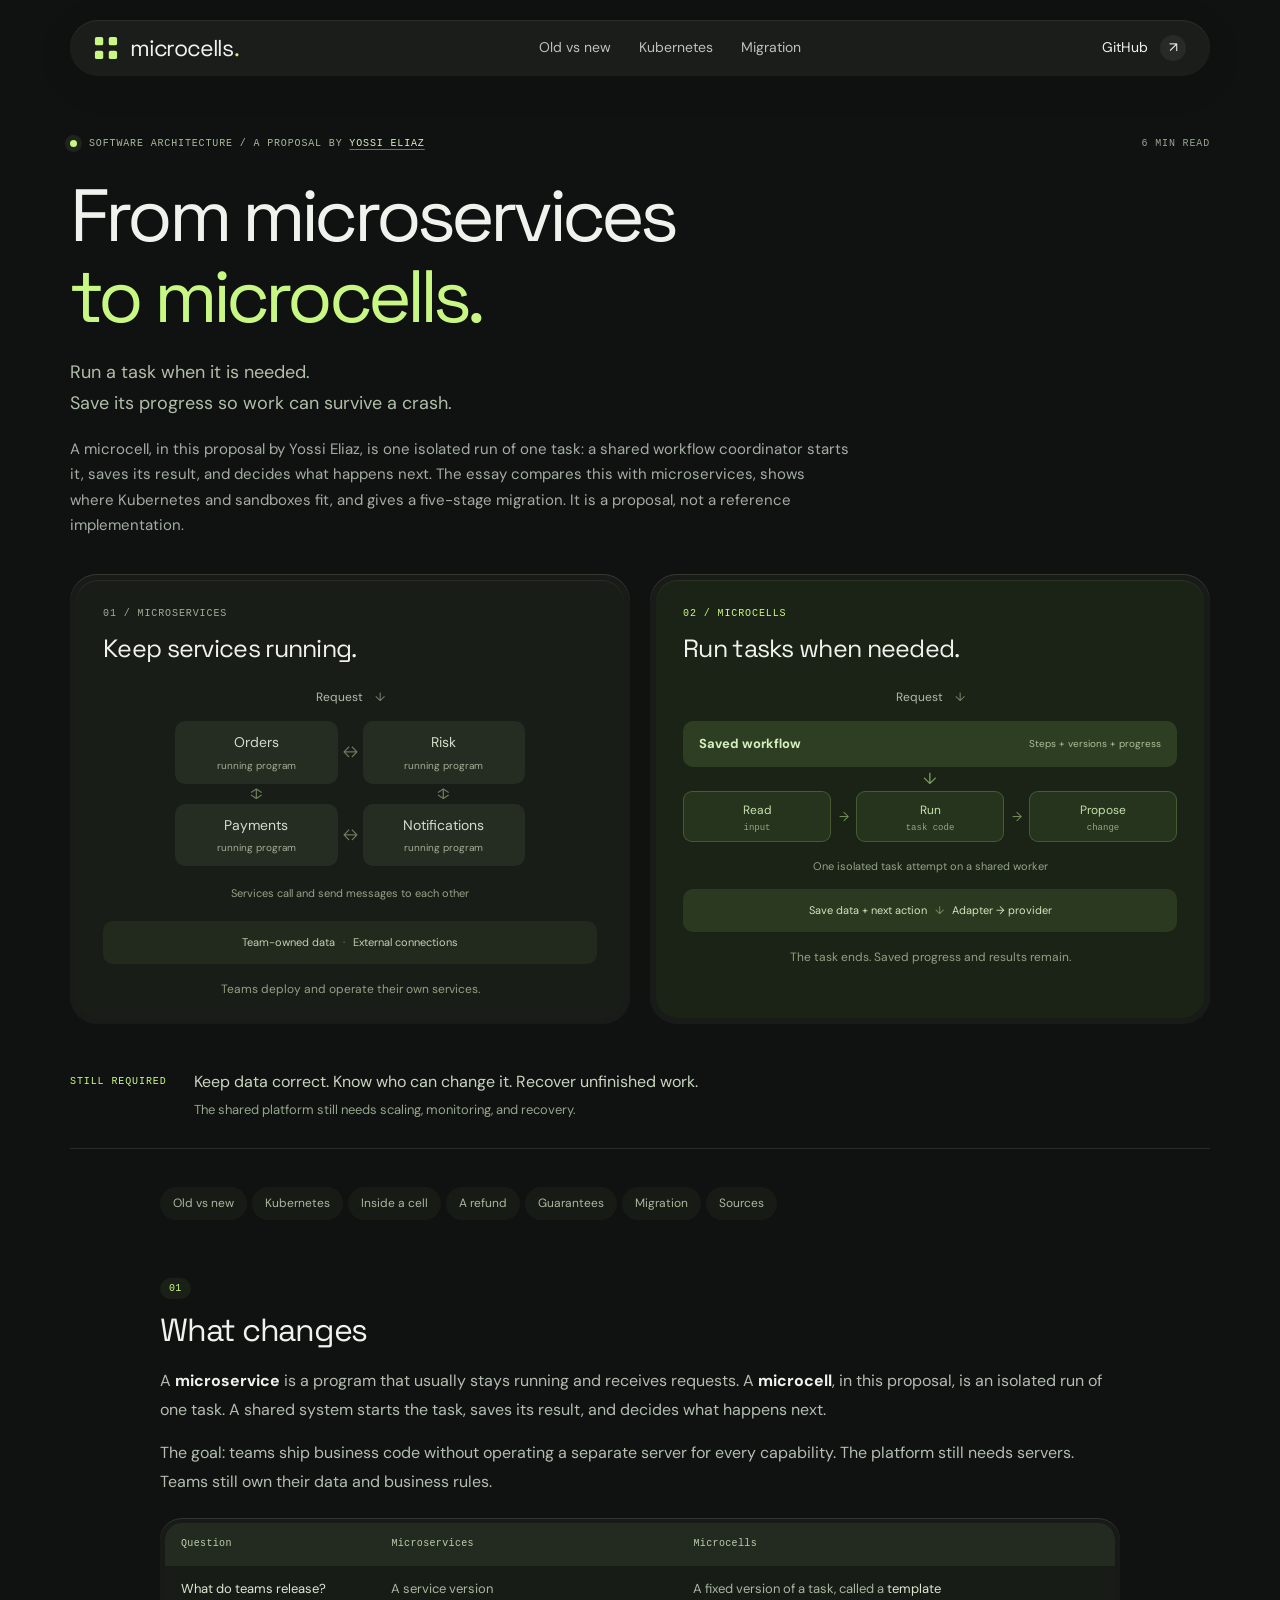
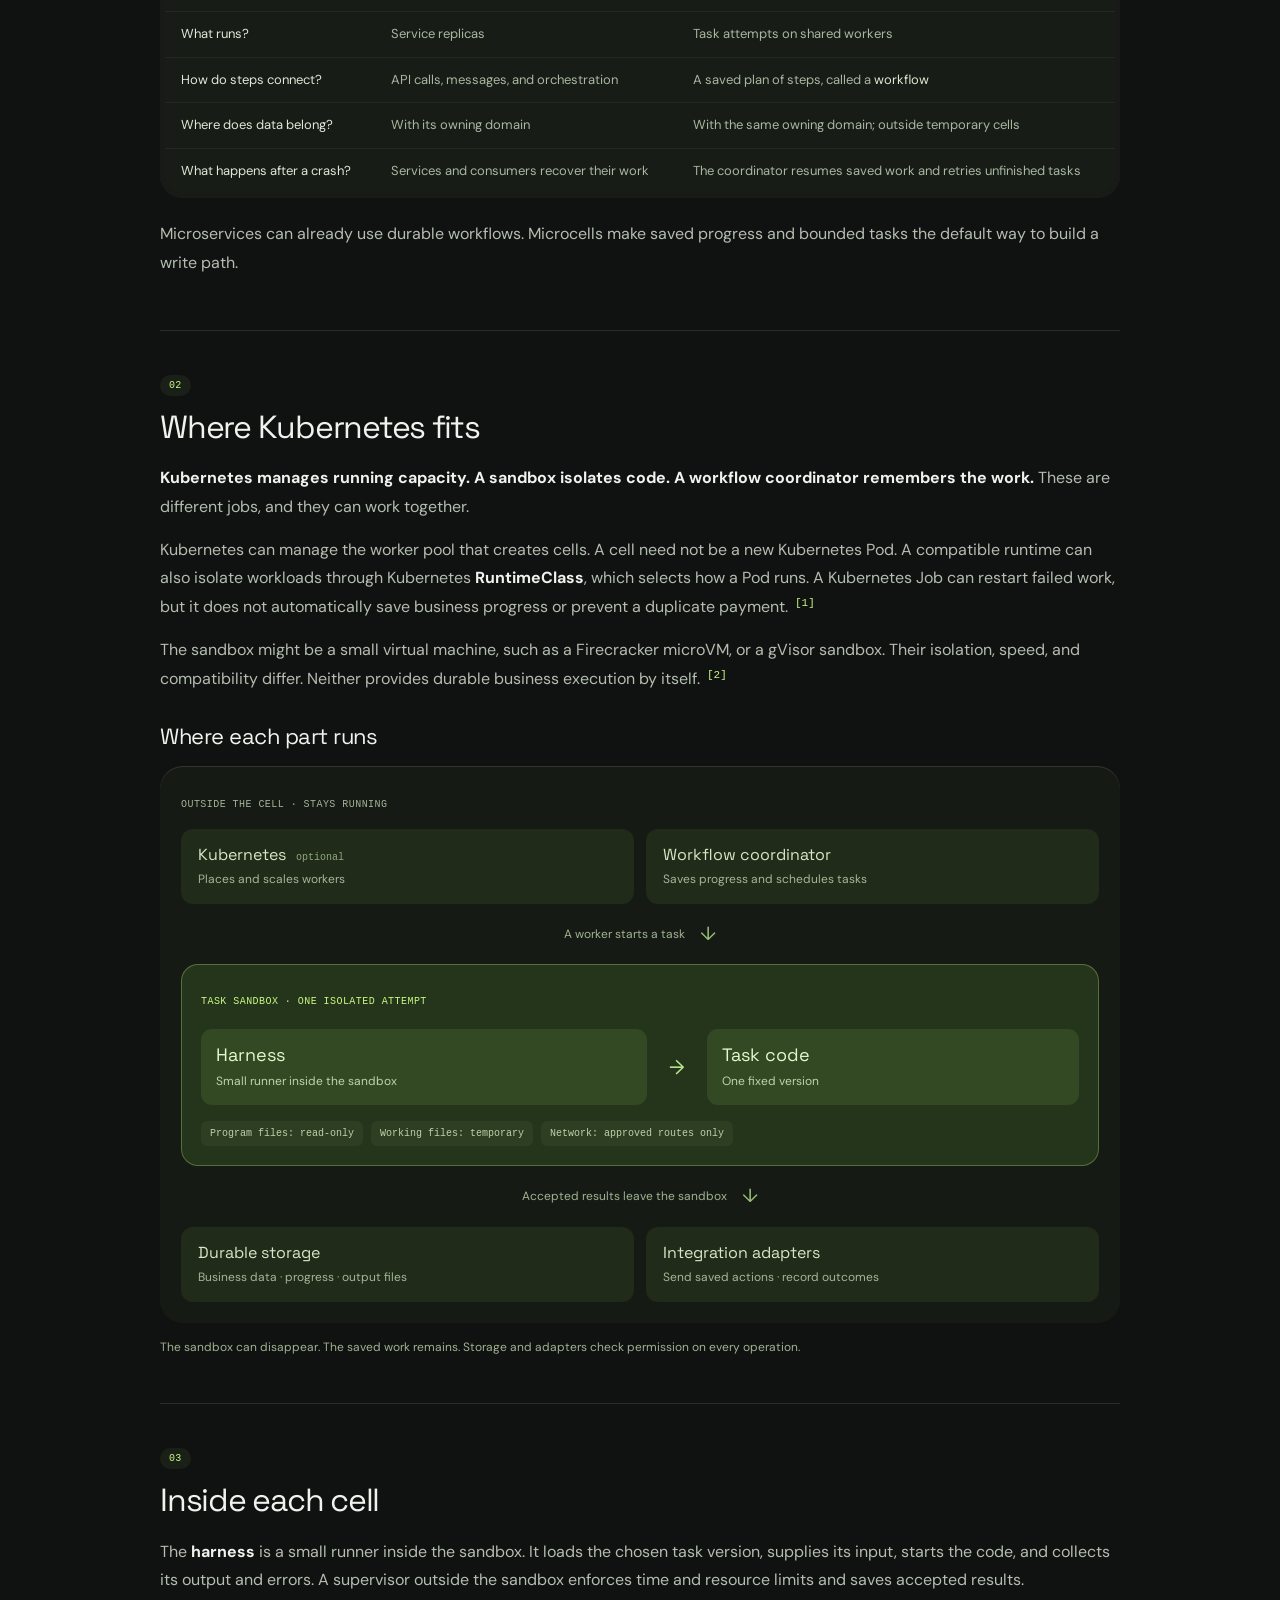
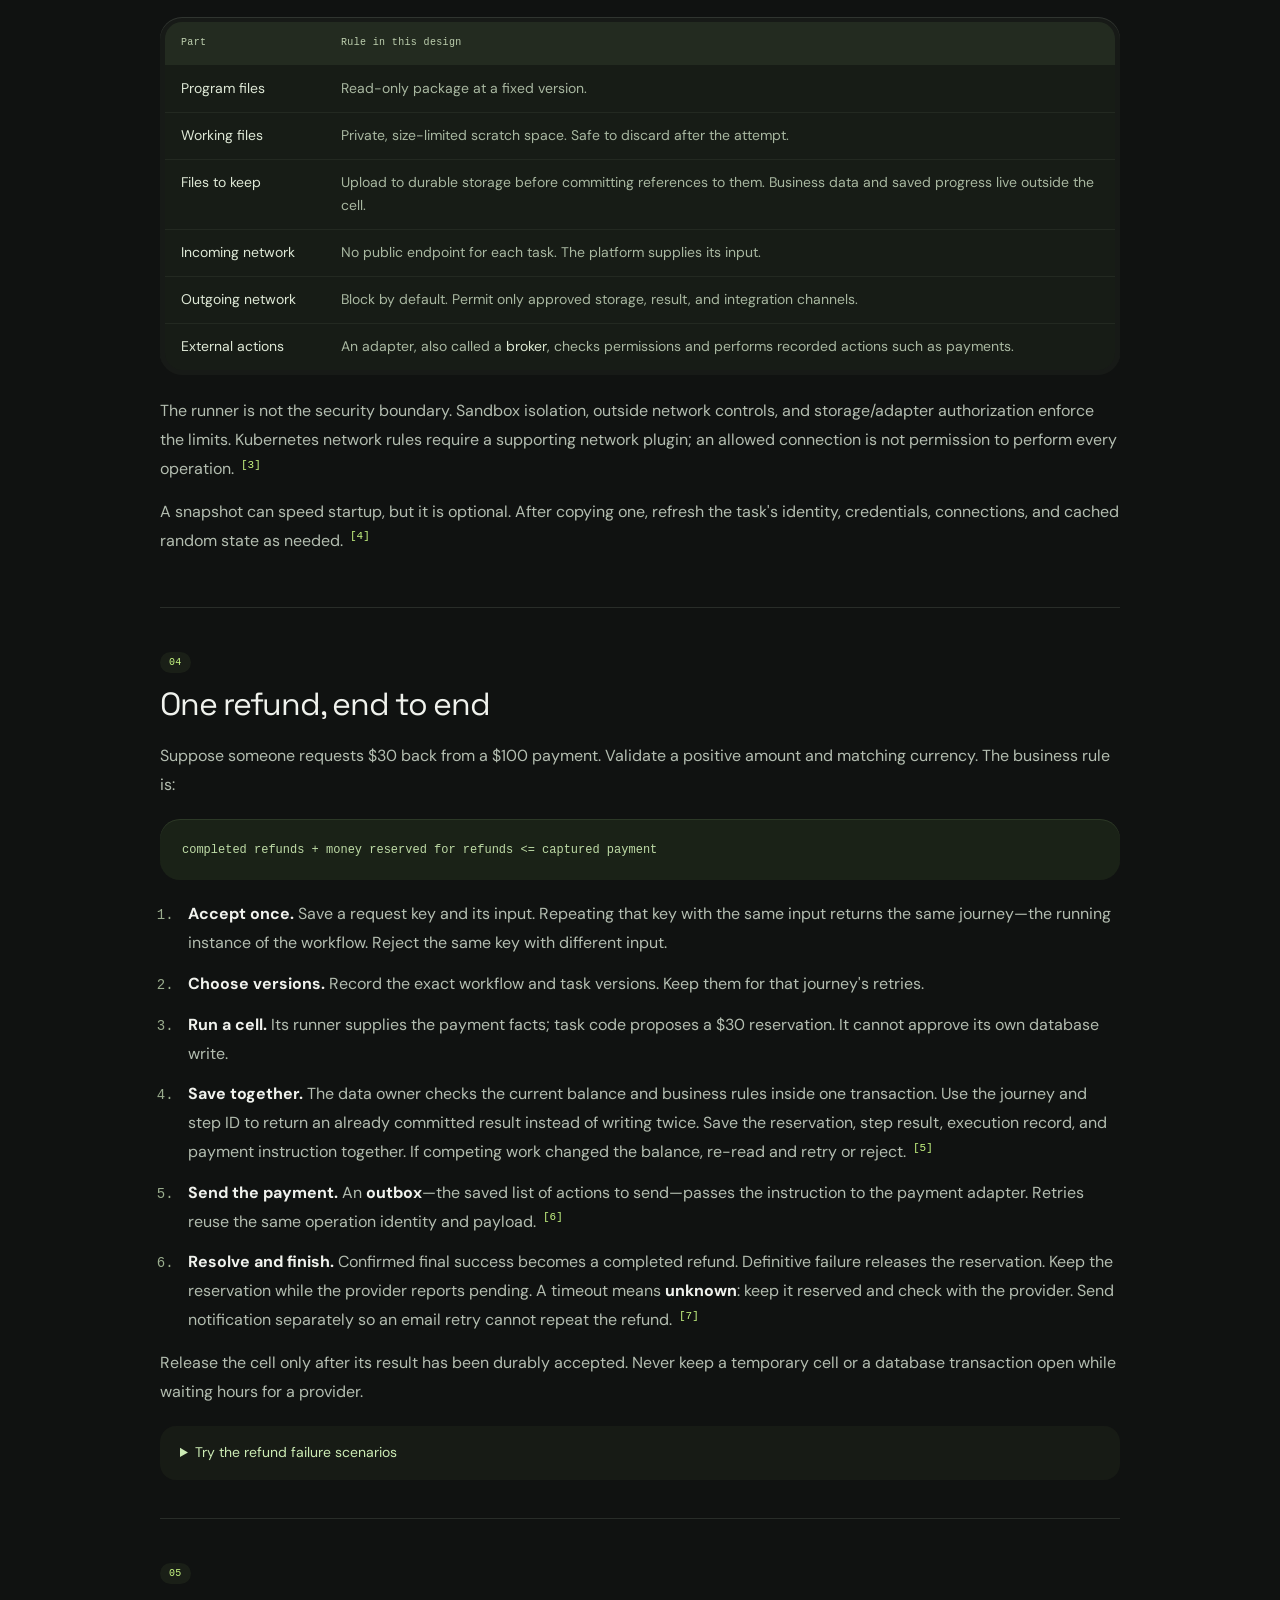
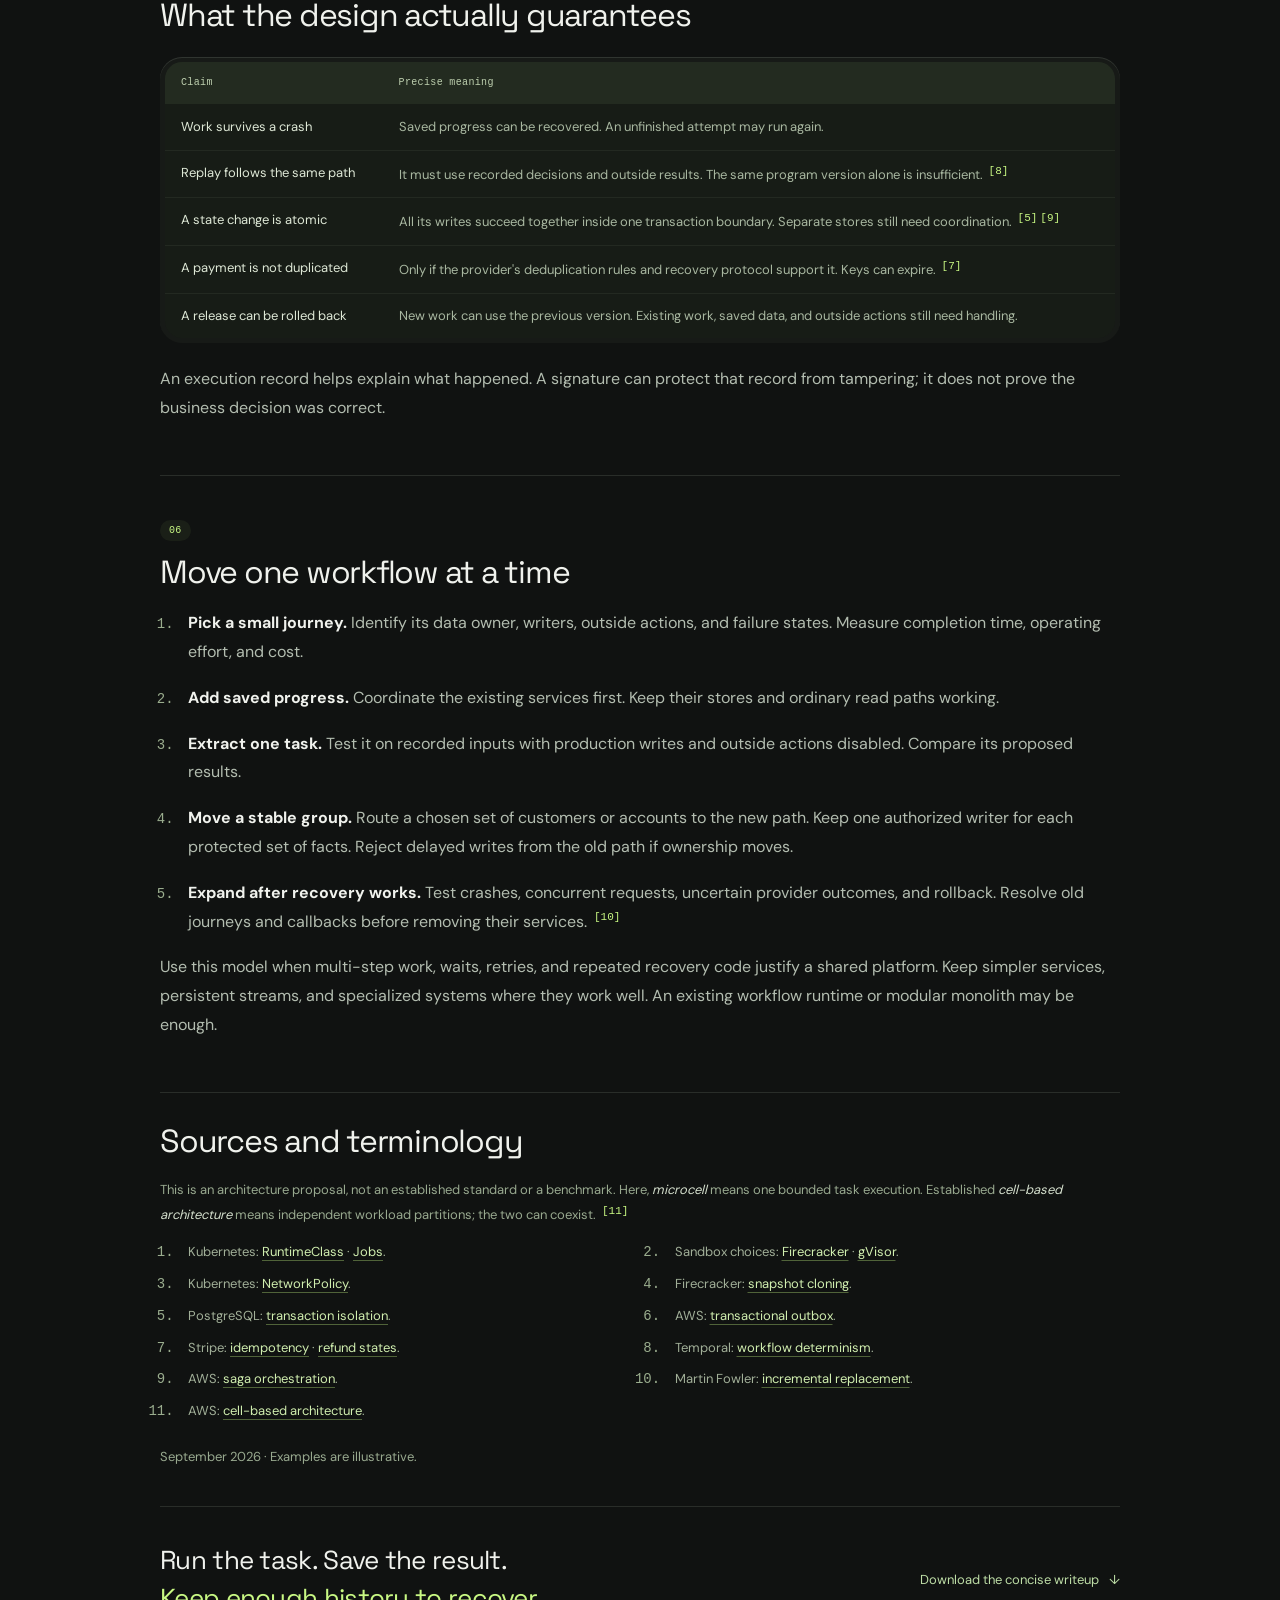
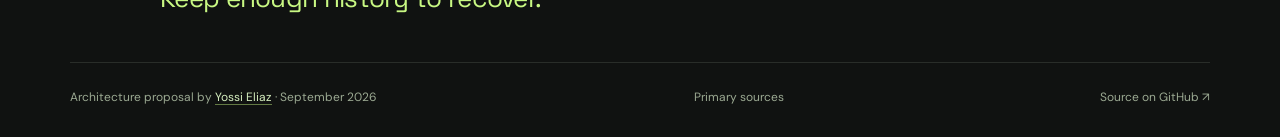
<file: index.html>
<!DOCTYPE html>
<html lang="en">
<head>
<meta charset="utf-8">
<meta name="viewport" content="width=device-width, initial-scale=1">
<meta name="theme-color" content="#101211">
<title>From microservices to microcells · Yossi Eliaz</title>
<meta name="description" content="Microservices and microcells explained simply: Kubernetes, sandboxes, the runner inside each cell, files, networking, saved progress, and a safe migration.">
<meta property="og:title" content="From microservices to microcells">
<meta property="og:description" content="A concise architecture proposal for the durable-execution era. What changes, what stays, and how to migrate.">
<meta property="og:type" content="article">
<meta property="og:url" content="https://zozo123.github.io/microservices-to-microcells/">
<meta property="og:image" content="https://zozo123.github.io/microservices-to-microcells/assets/og.png">
<meta property="og:image:width" content="1200">
<meta property="og:image:height" content="630">
<meta property="og:image:alt" content="From microservices to microcells: an architecture proposal by Yossi Eliaz">
<meta property="article:published_time" content="2026-09-06">
<meta name="twitter:card" content="summary_large_image">
<meta name="twitter:title" content="From microservices to microcells">
<meta name="twitter:description" content="A concise architecture proposal for the durable-execution era. What changes, what stays, and how to migrate.">
<meta name="twitter:image" content="https://zozo123.github.io/microservices-to-microcells/assets/og.png">
<meta name="author" content="Yossi Eliaz">
<link rel="canonical" href="https://zozo123.github.io/microservices-to-microcells/">
<script type="application/ld+json">{"@context":"https://schema.org","@type":"TechArticle","headline":"From microservices to microcells","description":"An architecture proposal: run multi-step write paths as bounded, isolated tasks under a durable workflow, with a five-stage migration from microservices.","url":"https://zozo123.github.io/microservices-to-microcells/","mainEntityOfPage":"https://zozo123.github.io/microservices-to-microcells/","image":"https://zozo123.github.io/microservices-to-microcells/assets/og.png","datePublished":"2026-09-06","inLanguage":"en","author":{"@id":"https://yossieliaz.netlify.app/#person","@type":"Person","name":"Yossi Eliaz","url":"https://yossieliaz.netlify.app/","sameAs":["https://github.com/zozo123","https://www.linkedin.com/in/yossi-eliaz/"]}}</script>
<link rel="icon" type="image/svg+xml" href="assets/favicon.svg">
<link rel="stylesheet" href="assets/style.css">
<script src="assets/app.js" defer></script>
</head>
<body class="compact-site">
<a class="skip-link" href="#comparison">Skip to the comparison</a>
<header class="site-header">
<a class="wordmark" href="#top" aria-label="Microcells, back to top"><svg width="24" height="24" viewBox="0 0 26 26" aria-hidden="true"><rect x="1" y="1" width="9" height="9" rx="2"/><rect x="16" y="1" width="9" height="9" rx="2"/><rect x="1" y="16" width="9" height="9" rx="2"/><rect x="16" y="16" width="9" height="9" rx="2"/></svg>microcells<span class="wordmark-dot">.</span></a>
<nav aria-label="Main navigation"><a href="#comparison">Old vs new</a><a href="#kubernetes">Kubernetes</a><a href="#migration">Migration</a></nav>
<a class="github-link" href="https://github.com/zozo123/microservices-to-microcells">GitHub <span aria-hidden="true">↗</span></a>
</header>
<main id="top">
<section class="compact-hero" aria-labelledby="page-title">
<div class="compact-eyebrow"><span class="status-dot"></span><span class="eyebrow-text">SOFTWARE ARCHITECTURE / A PROPOSAL BY <a href="https://zozo123.github.io/">Yossi Eliaz</a></span><span>6 MIN READ</span></div>
<h1 id="page-title">From microservices<br><span>to microcells.</span></h1>
<p>Run a task when it is needed. <br>Save its progress so work can survive a crash.</p>
<p class="hero-summary">A microcell, in this proposal by Yossi Eliaz, is one isolated run of one task: a shared workflow coordinator starts it, saves its result, and decides what happens next. The essay compares this with microservices, shows where Kubernetes and sandboxes fit, and gives a five-stage migration. It is a proposal, not a reference implementation.</p>
</section>
<section class="compare-diagrams" aria-label="Old versus new architecture">
<div class="compare-shell"><figure class="compare-panel old-model">
<figcaption><span class="mono">01 / MICROSERVICES</span><strong>Keep services running.</strong></figcaption>
<div class="entry-node">Request <span aria-hidden="true">↓</span></div>
<div class="service-network"><div class="service-node"><strong>Orders</strong><span>running program</span></div><span class="network-arrow" aria-hidden="true">↔</span><div class="service-node"><strong>Risk</strong><span>running program</span></div><span class="vertical-arrow" aria-hidden="true">↕</span><span></span><span class="vertical-arrow" aria-hidden="true">↕</span><div class="service-node"><strong>Payments</strong><span>running program</span></div><span class="network-arrow" aria-hidden="true">↔</span><div class="service-node"><strong>Notifications</strong><span>running program</span></div></div>
<div class="model-caption">Services call and send messages to each other</div>
<div class="model-store">Team-owned data <span>·</span> External connections</div>
<p class="model-note">Teams deploy and operate their own services.</p>
</figure></div>
<div class="compare-shell"><figure class="compare-panel new-model">
<figcaption><span class="mono">02 / MICROCELLS</span><strong>Run tasks when needed.</strong></figcaption>
<div class="entry-node">Request <span aria-hidden="true">↓</span></div>
<div class="durable-node"><strong>Saved workflow</strong><span>Steps + versions + progress</span></div>
<div class="tasks-arrow" aria-hidden="true">↓</div>
<div class="task-network"><div><span>Read</span><small>input</small></div><span aria-hidden="true">→</span><div><span>Run</span><small>task code</small></div><span aria-hidden="true">→</span><div><span>Propose</span><small>change</small></div></div>
<div class="model-caption">One isolated task attempt on a shared worker</div>
<div class="model-store">Save data + next action <span>↓</span> Adapter → provider</div>
<p class="model-note">The task ends. Saved progress and results remain.</p>
</figure></div>
</section>
<div class="compare-boundary"><span class="mono">STILL REQUIRED</span><p>Keep data correct. Know who can change it. Recover unfinished work.<br><span>The shared platform still needs scaling, monitoring, and recovery.</span></p></div>
<nav class="section-nav" aria-label="Article sections"><a href="#comparison"><span>00</span>Old vs new</a>
<a href="#kubernetes"><span>01</span>Kubernetes</a>
<a href="#inside-cell"><span>02</span>Inside a cell</a>
<a href="#refund"><span>03</span>A refund</a>
<a href="#guarantees"><span>04</span>Guarantees</a>
<a href="#migration"><span>05</span>Migration</a>
<a href="#sources"><span>06</span>Sources</a></nav>
<article class="article compact-article"><section class="article-section" id="comparison"><span class="section-number">01</span><h2>What changes</h2><p>A <strong>microservice</strong> is a program that usually stays running and receives requests. A <strong>microcell</strong>, in this proposal, is an isolated run of one task. A shared system starts the task, saves its result, and decides what happens next.</p>
<p>The goal: teams ship business code without operating a separate server for every capability. The platform still needs servers. Teams still own their data and business rules.</p>
<div class="table-wrap" role="region" tabindex="0" aria-label="Old vs new table"><table>
<thead>
<tr>
<th>Question</th>
<th>Microservices</th>
<th>Microcells</th>
</tr>
</thead>
<tbody>
<tr>
<td>What do teams release?</td>
<td>A service version</td>
<td>A fixed version of a task, called a <strong>template</strong></td>
</tr>
<tr>
<td>What runs?</td>
<td>Service replicas</td>
<td>Task attempts on shared workers</td>
</tr>
<tr>
<td>How do steps connect?</td>
<td>API calls, messages, and orchestration</td>
<td>A saved plan of steps, called a <strong>workflow</strong></td>
</tr>
<tr>
<td>Where does data belong?</td>
<td>With its owning domain</td>
<td>With the same owning domain; outside temporary cells</td>
</tr>
<tr>
<td>What happens after a crash?</td>
<td>Services and consumers recover their work</td>
<td>The coordinator resumes saved work and retries unfinished tasks</td>
</tr>
</tbody>
</table></div>
<p>Microservices can already use durable workflows. Microcells make saved progress and bounded tasks the default way to build a write path.</p></section>
<section class="article-section" id="kubernetes"><span class="section-number">02</span><h2>Where Kubernetes fits</h2><p><strong>Kubernetes manages running capacity. A sandbox isolates code. A workflow coordinator remembers the work.</strong> These are different jobs, and they can work together.</p>
<p>Kubernetes can manage the worker pool that creates cells. A cell need not be a new Kubernetes Pod. A compatible runtime can also isolate workloads through Kubernetes <strong>RuntimeClass</strong>, which selects how a Pod runs. A Kubernetes Job can restart failed work, but it does not automatically save business progress or prevent a duplicate payment. <a class="citation" href="#source-1" aria-label="Source 1">[1]</a></p>
<p>The sandbox might be a small virtual machine, such as a Firecracker microVM, or a gVisor sandbox. Their isolation, speed, and compatibility differ. Neither provides durable business execution by itself. <a class="citation" href="#source-2" aria-label="Source 2">[2]</a></p><figure class="runtime-diagram" aria-labelledby="runtime-title">
<figcaption id="runtime-title">Where each part runs</figcaption>
<div class="runtime-platform">
  <span class="runtime-label">OUTSIDE THE CELL · STAYS RUNNING</span>
  <div class="runtime-platform-row"><div><strong>Kubernetes <small>optional</small></strong><span>Places and scales workers</span></div><div><strong>Workflow coordinator</strong><span>Saves progress and schedules tasks</span></div></div>
  <div class="runtime-down">A worker starts a task <span aria-hidden="true">↓</span></div>
  <div class="runtime-cell"><span class="runtime-label">TASK SANDBOX · ONE ISOLATED ATTEMPT</span><div class="harness-row"><div><strong>Harness</strong><span>Small runner inside the sandbox</span></div><span aria-hidden="true">→</span><div><strong>Task code</strong><span>One fixed version</span></div></div><div class="cell-resources"><span>Program files: read-only</span><span>Working files: temporary</span><span>Network: approved routes only</span></div></div>
  <div class="runtime-down">Accepted results leave the sandbox <span aria-hidden="true">↓</span></div>
  <div class="runtime-saved"><div><strong>Durable storage</strong><span>Business data · progress · output files</span></div><div><strong>Integration adapters</strong><span>Send saved actions · record outcomes</span></div></div>
</div>
<p>The sandbox can disappear. The saved work remains. Storage and adapters check permission on every operation.</p>
</figure>
</section>
<section class="article-section" id="inside-cell"><span class="section-number">03</span><h2>Inside each cell</h2><p>The <strong>harness</strong> is a small runner inside the sandbox. It loads the chosen task version, supplies its input, starts the code, and collects its output and errors. A supervisor outside the sandbox enforces time and resource limits and saves accepted results.</p>
<div class="table-wrap" role="region" tabindex="0" aria-label="Inside a cell table"><table>
<thead>
<tr>
<th>Part</th>
<th>Rule in this design</th>
</tr>
</thead>
<tbody>
<tr>
<td>Program files</td>
<td>Read-only package at a fixed version.</td>
</tr>
<tr>
<td>Working files</td>
<td>Private, size-limited scratch space. Safe to discard after the attempt.</td>
</tr>
<tr>
<td>Files to keep</td>
<td>Upload to durable storage before committing references to them. Business data and saved progress live outside the cell.</td>
</tr>
<tr>
<td>Incoming network</td>
<td>No public endpoint for each task. The platform supplies its input.</td>
</tr>
<tr>
<td>Outgoing network</td>
<td>Block by default. Permit only approved storage, result, and integration channels.</td>
</tr>
<tr>
<td>External actions</td>
<td>An adapter, also called a <strong>broker</strong>, checks permissions and performs recorded actions such as payments.</td>
</tr>
</tbody>
</table></div>
<p>The runner is not the security boundary. Sandbox isolation, outside network controls, and storage/adapter authorization enforce the limits. Kubernetes network rules require a supporting network plugin; an allowed connection is not permission to perform every operation. <a class="citation" href="#source-3" aria-label="Source 3">[3]</a></p>
<p>A snapshot can speed startup, but it is optional. After copying one, refresh the task's identity, credentials, connections, and cached random state as needed. <a class="citation" href="#source-4" aria-label="Source 4">[4]</a></p></section>
<section class="article-section" id="refund"><span class="section-number">04</span><h2>One refund, end to end</h2><p>Suppose someone requests $30 back from a $100 payment. Validate a positive amount and matching currency. The business rule is:</p>
<pre><code class="language-text">completed refunds + money reserved for refunds &lt;= captured payment
</code></pre>
<ol>
<li><strong>Accept once.</strong> Save a request key and its input. Repeating that key with the same input returns the same journey—the running instance of the workflow. Reject the same key with different input.</li>
<li><strong>Choose versions.</strong> Record the exact workflow and task versions. Keep them for that journey's retries.</li>
<li><strong>Run a cell.</strong> Its runner supplies the payment facts; task code proposes a $30 reservation. It cannot approve its own database write.</li>
<li><strong>Save together.</strong> The data owner checks the current balance and business rules inside one transaction. Use the journey and step ID to return an already committed result instead of writing twice. Save the reservation, step result, execution record, and payment instruction together. If competing work changed the balance, re-read and retry or reject. <a class="citation" href="#source-5" aria-label="Source 5">[5]</a></li>
<li><strong>Send the payment.</strong> An <strong>outbox</strong>—the saved list of actions to send—passes the instruction to the payment adapter. Retries reuse the same operation identity and payload. <a class="citation" href="#source-6" aria-label="Source 6">[6]</a></li>
<li><strong>Resolve and finish.</strong> Confirmed final success becomes a completed refund. Definitive failure releases the reservation. Keep the reservation while the provider reports pending. A timeout means <strong>unknown</strong>: keep it reserved and check with the provider. Send notification separately so an email retry cannot repeat the refund. <a class="citation" href="#source-7" aria-label="Source 7">[7]</a></li>
</ol>
<p>Release the cell only after its result has been durably accepted. Never keep a temporary cell or a database transaction open while waiting hours for a provider.</p><details class="demo-details"><summary>Try the refund failure scenarios</summary><section class="walkthrough" id="walkthrough" aria-labelledby="walkthrough-title">
  <span class="eyebrow">FOLLOW THE FACTS</span>
  <h2 id="walkthrough-title">One refund.<br>Six steps with saved progress.</h2>
  <p>Trace a $30 refund from a $100 capture. Change the scenario to see what survives a crash or an uncertain provider response.</p>
  <div class="simulation-shell"><div class="simulation">
    <div class="simulation-top"><label for="scenario">Scenario</label><select id="scenario"><option value="happy">Successful refund</option><option value="timeout">Provider timeout</option><option value="crash">Worker crashes after saving</option><option value="conflict">Two refunds compete</option></select><span class="mini-tag">ILLUSTRATIVE</span></div>
    <ol class="sim-steps" aria-label="Refund transitions">
      <li><button type="button" data-step="0" aria-current="step"><span>01</span>Admit</button></li><li><button type="button" data-step="1"><span>02</span>Reserve</button></li><li><button type="button" data-step="2"><span>03</span>Dispatch</button></li><li><button type="button" data-step="3"><span>04</span>Resolve</button></li><li><button type="button" data-step="4"><span>05</span>Finalize</button></li><li><button type="button" data-step="5"><span>06</span>Notify</button></li>
    </ol>
    <div class="sim-result" aria-live="polite" aria-atomic="true"><div class="sim-state"><span class="mono" id="sim-label">REQUEST SAVED</span><h3 id="sim-title">A request becomes a journey.</h3><p id="sim-description">The request key and payload identity are recorded. Repeating this request returns the same journey instead of creating a second refund.</p><div class="sim-receipt"><span class="mono">SAVED RECORD</span><code id="sim-record">journey: refund-042 · version: v12</code></div></div><dl class="sim-balances"><div><dt>Capture</dt><dd id="sim-capture">$100</dd></div><div><dt>Reserved</dt><dd id="sim-reserved">$0</dd></div><div><dt>Refunded</dt><dd id="sim-refunded">$0</dd></div><div class="sim-provider"><dt>Provider outcome</dt><dd id="sim-provider">Not submitted</dd></div></dl></div>
    <div class="simulation-bottom"><span id="sim-progress">Step 1 of 6</span><div><button type="button" class="sim-reset" id="sim-reset">Reset</button><button type="button" class="sim-next" id="sim-next">Next step <span aria-hidden="true">→</span></button></div></div>
  </div></div>
  <p class="simulation-footnote">A teaching model, not a payment processor. Saving a payment instruction and sending the money happen in separate systems.</p>
  <noscript><p>The complete six-step flow appears immediately below. Enable JavaScript to explore the failure scenarios interactively.</p></noscript>
</section>
</details></section>
<section class="article-section" id="guarantees"><span class="section-number">05</span><h2>What the design actually guarantees</h2><div class="table-wrap" role="region" tabindex="0" aria-label="Guarantees table"><table>
<thead>
<tr>
<th>Claim</th>
<th>Precise meaning</th>
</tr>
</thead>
<tbody>
<tr>
<td>Work survives a crash</td>
<td>Saved progress can be recovered. An unfinished attempt may run again.</td>
</tr>
<tr>
<td>Replay follows the same path</td>
<td>It must use recorded decisions and outside results. The same program version alone is insufficient. <a class="citation" href="#source-8" aria-label="Source 8">[8]</a></td>
</tr>
<tr>
<td>A state change is atomic</td>
<td>All its writes succeed together inside one transaction boundary. Separate stores still need coordination. <a class="citation" href="#source-5" aria-label="Source 5">[5]</a><a class="citation" href="#source-9" aria-label="Source 9">[9]</a></td>
</tr>
<tr>
<td>A payment is not duplicated</td>
<td>Only if the provider's deduplication rules and recovery protocol support it. Keys can expire. <a class="citation" href="#source-7" aria-label="Source 7">[7]</a></td>
</tr>
<tr>
<td>A release can be rolled back</td>
<td>New work can use the previous version. Existing work, saved data, and outside actions still need handling.</td>
</tr>
</tbody>
</table></div>
<p>An execution record helps explain what happened. A signature can protect that record from tampering; it does not prove the business decision was correct.</p></section>
<section class="article-section" id="migration"><span class="section-number">06</span><h2>Move one workflow at a time</h2><ol>
<li><strong>Pick a small journey.</strong> Identify its data owner, writers, outside actions, and failure states. Measure completion time, operating effort, and cost.</li>
<li><strong>Add saved progress.</strong> Coordinate the existing services first. Keep their stores and ordinary read paths working.</li>
<li><strong>Extract one task.</strong> Test it on recorded inputs with production writes and outside actions disabled. Compare its proposed results.</li>
<li><strong>Move a stable group.</strong> Route a chosen set of customers or accounts to the new path. Keep one authorized writer for each protected set of facts. Reject delayed writes from the old path if ownership moves.</li>
<li><strong>Expand after recovery works.</strong> Test crashes, concurrent requests, uncertain provider outcomes, and rollback. Resolve old journeys and callbacks before removing their services. <a class="citation" href="#source-10" aria-label="Source 10">[10]</a></li>
</ol>
<p>Use this model when multi-step work, waits, retries, and repeated recovery code justify a shared platform. Keep simpler services, persistent streams, and specialized systems where they work well. An existing workflow runtime or modular monolith may be enough.</p></section>
<section class="article-section" id="sources"><h2>Sources and terminology</h2><p>This is an architecture proposal, not an established standard or a benchmark. Here, <em>microcell</em> means one bounded task execution. Established <em>cell-based architecture</em> means independent workload partitions; the two can coexist. <a class="citation" href="#source-11" aria-label="Source 11">[11]</a></p>
<ol>
<li id="source-1">Kubernetes: <a href="https://kubernetes.io/docs/concepts/containers/runtime-class/">RuntimeClass</a> · <a href="https://kubernetes.io/docs/concepts/workloads/controllers/job/">Jobs</a>.</li>
<li id="source-2">Sandbox choices: <a href="https://firecracker-microvm.github.io/">Firecracker</a> · <a href="https://gvisor.dev/docs/">gVisor</a>.</li>
<li id="source-3">Kubernetes: <a href="https://kubernetes.io/docs/concepts/services-networking/network-policies/">NetworkPolicy</a>.</li>
<li id="source-4">Firecracker: <a href="https://github.com/firecracker-microvm/firecracker/blob/main/docs/snapshotting/snapshot-support.md">snapshot cloning</a>.</li>
<li id="source-5">PostgreSQL: <a href="https://www.postgresql.org/docs/current/transaction-iso.html">transaction isolation</a>.</li>
<li id="source-6">AWS: <a href="https://docs.aws.amazon.com/prescriptive-guidance/latest/cloud-design-patterns/transactional-outbox.html">transactional outbox</a>.</li>
<li id="source-7">Stripe: <a href="https://docs.stripe.com/api/idempotent_requests">idempotency</a> · <a href="https://docs.stripe.com/refunds">refund states</a>.</li>
<li id="source-8">Temporal: <a href="https://docs.temporal.io/workflow-definition">workflow determinism</a>.</li>
<li id="source-9">AWS: <a href="https://docs.aws.amazon.com/prescriptive-guidance/latest/cloud-design-patterns/saga-orchestration.html">saga orchestration</a>.</li>
<li id="source-10">Martin Fowler: <a href="https://martinfowler.com/bliki/StranglerFigApplication.html">incremental replacement</a>.</li>
<li id="source-11">AWS: <a href="https://docs.aws.amazon.com/wellarchitected/latest/reducing-scope-of-impact-with-cell-based-architecture/what-is-a-cell-based-architecture.html">cell-based architecture</a>.</li>
</ol>
<p>September 2026 · Examples are illustrative.</p></section></article>
<div class="compact-end"><p>Run the task. Save the result.<br><span>Keep enough history to recover.</span></p><a href="essay.md" download>Download the concise writeup <span aria-hidden="true">↓</span></a></div>
</main>
<footer class="site-footer"><span>Architecture proposal by <a href="https://zozo123.github.io/">Yossi Eliaz</a> · September 2026</span><a href="#sources">Primary sources</a><a href="https://github.com/zozo123/microservices-to-microcells">Source on GitHub <span aria-hidden="true">↗</span></a></footer>
</body>
</html>
</file>
<file: assets/style.css>
@font-face{font-family:DM Sans;font-style:normal;font-weight:400;font-display:swap;src:url('./dm-sans-regular.ttf') format('truetype')}
@font-face{font-family:DM Sans;font-style:normal;font-weight:600 800;font-display:swap;src:url('./dm-sans-bold.ttf') format('truetype')}
@font-face{font-family:Space Grotesk;font-style:normal;font-weight:400 800;font-display:swap;src:url('./space-grotesk.ttf') format('truetype')}
:root{--bg:#101211;--surface:#181c19;--inner:#141815;--ink:#f0f2ed;--muted:#a4ada4;--lime:#c8f883;--line:rgba(218,237,215,.12);--soft:rgba(200,248,131,.055);--ease:cubic-bezier(.32,.72,0,1);--display:'Space Grotesk',sans-serif;--body:'DM Sans',sans-serif;--mono:'SFMono-Regular',Consolas,'Liberation Mono',monospace;color-scheme:dark}
*{box-sizing:border-box}html{scroll-behavior:smooth;scroll-padding-top:116px}body{margin:0;background:var(--bg);color:var(--ink);font:400 17px/1.7 var(--body);-webkit-font-smoothing:antialiased}::selection{background:var(--lime);color:var(--bg)}a{color:inherit;text-decoration:none}button,select{font:inherit}button,a,select{-webkit-tap-highlight-color:transparent}button{cursor:pointer}button:focus-visible,a:focus-visible,select:focus-visible,[tabindex]:focus-visible{outline:2px solid var(--lime);outline-offset:5px}button:disabled{cursor:default;opacity:.45}img,svg{max-width:100%}button{color:var(--ink)}h1,h2,h3,p,figure{margin:0}h1,h2,h3{font-family:var(--display);font-weight:500;line-height:1.1}code{font-family:var(--mono);font-size:.84em}strong{font-weight:700;color:var(--ink)}.mono,.eyebrow,.section-number{font-family:var(--mono);font-size:12px;letter-spacing:.09em}.accent{color:var(--lime)}.status-dot{display:inline-block;width:7px;height:7px;flex-shrink:0;border-radius:50%;background:var(--lime);box-shadow:0 0 0 5px rgba(200,248,131,.08)}.skip-link{position:fixed;top:-100px;left:24px;z-index:20;padding:10px 20px;background:var(--lime);color:var(--bg);border-radius:30px}.skip-link:focus{top:20px}
.site-header{max-width:1272px;width:calc(100% - 80px);margin:24px auto 0;border-radius:50px;background:rgba(28,32,28,.9);box-shadow:inset 0 1px 0 rgba(255,255,255,.075),0 8px 40px rgba(0,0,0,.08);padding:15px 24px;display:flex;align-items:center;justify-content:space-between;gap:24px;position:relative;z-index:10}.wordmark{display:inline-flex;align-items:center;gap:9px;font-family:var(--display);font-size:23px;font-weight:600;letter-spacing:-1.2px;line-height:1}.wordmark svg{fill:var(--lime);margin-right:3px}.wordmark-dot{color:var(--lime);margin-left:-8px}.site-header nav{display:flex;gap:28px;align-items:center}.site-header nav a,.github-link{font-size:14px;line-height:1.4}.site-header nav a{color:#bbc3b9;transition:color .3s var(--ease)}.site-header nav a:hover,.github-link:hover{color:var(--lime)}.github-link span{display:inline-flex;justify-content:center;align-items:center;width:26px;height:26px;margin-left:8px;border-radius:50%;background:rgba(255,255,255,.06)}
.hero{max-width:1280px;margin:0 auto;padding:70px 24px 0}.hero-eyebrow{display:flex;align-items:center;gap:12px;font:12px var(--mono);letter-spacing:.105em;color:#c6cfc2}.edition{margin-left:auto;color:var(--muted)}.hero-grid{display:grid;grid-template-columns:1.08fr 1fr;gap:64px;align-items:center;margin:42px 0 64px}.hero h1{font-size:clamp(58px,6.6vw,91px);letter-spacing:-.073em;line-height:1.06}.title-to{font-size:.73em;color:#939d91;letter-spacing:-.08em}.hero-deck{font-family:var(--display);font-size:25px;line-height:1.45;margin-top:32px;letter-spacing:-.5px}.hero-description{font-size:16px;max-width:420px;color:var(--muted);line-height:1.7;margin-top:14px}.hero-actions{display:flex;align-items:center;gap:25px;margin-top:30px}.button{display:inline-flex;align-items:center;gap:24px;background:var(--lime);color:#14200c;border-radius:40px;padding:7px 7px 7px 21px;white-space:nowrap;font-size:14px;font-weight:700;transition:transform .45s var(--ease)}.button:hover{transform:translateY(-3px)}.button:active{transform:scale(.98)}.button-icon{width:35px;height:35px;border-radius:50%;background:rgba(24,44,4,.09);display:flex;align-items:center;justify-content:center;font-size:20px;transition:transform .45s var(--ease)}.button:hover .button-icon{transform:translate(1px,-1px) rotate(-8deg)}.text-link{font-size:14px;white-space:nowrap;color:#d0d7c9}.text-link span{margin-left:7px}.text-link:hover{color:var(--lime)}
.diagram-shell,.simulation-shell{padding:7px;border-radius:33px;background:rgba(211,237,201,.035);box-shadow:inset 0 1px 0 rgba(234,255,221,.13),0 32px 90px rgba(0,0,0,.12)}.hero-diagram{padding:26px 24px 28px;border-radius:27px;background:radial-gradient(ellipse at 55% 43%,rgba(154,219,87,.055),transparent 65%),#161b16;box-shadow:inset 0 1px 0 rgba(225,255,209,.08);position:relative}.hero-diagram figcaption{display:flex;justify-content:space-between;align-items:center;gap:12px;color:#b2bdae}.mini-tag{font:10px var(--mono);letter-spacing:.05em;border-radius:20px;background:rgba(213,238,197,.06);padding:5px 8px;color:var(--muted)}.diagram-route{display:flex;justify-content:center;align-items:center;gap:13px;margin:46px 0 30px;font-size:15px}.diagram-route>span:first-child{color:var(--muted)}.diagram-route>span:last-child{background:#242c20;padding:8px 18px;border-radius:20px}.route-line{width:36px;height:1px;background:#4d6240;position:relative}.route-line:after{content:'';border:4px solid transparent;border-left-color:#4d6240;position:absolute;right:-6px;top:-3.5px}.workflow-track{width:72%;margin:0 auto 16px;display:flex;align-items:center}.track-point{width:7px;height:7px;background:#4d5a45;border-radius:50%}.track-point.current{background:var(--lime);box-shadow:0 0 0 5px rgba(200,248,131,.09)}.track-line{height:1px;background:#394332;flex:1}.cell-row{display:grid;grid-template-columns:repeat(3,1fr);gap:9px}.cell-box{padding:15px 7px 13px;text-align:center;border-radius:17px;box-shadow:inset 0 0 0 1px rgba(218,246,200,.13);display:flex;flex-direction:column;align-items:center;gap:8px;background:#1b211a;min-height:132px}.cell-box .mono{font-size:9px;letter-spacing:.03em}.cell-box>span:last-child{font-size:11px;color:var(--muted);white-space:nowrap}.cell-symbol{font:32px var(--display);color:#708862;height:45px;line-height:45px}.cell-box.current{box-shadow:inset 0 0 0 1px rgba(200,248,131,.55);background:#27311e}.cell-box.current .mono,.cell-box.current .cell-symbol{color:var(--lime)}.cell-box.future{background:transparent;box-shadow:inset 0 0 0 1px rgba(218,246,200,.08)}.cell-box.future .cell-symbol{color:#63725c}.commit-line{display:flex;align-items:center;justify-content:space-around;font-size:12px;color:#99a890;padding:22px 5px}.commit-line>span:first-child,.commit-line>span:last-child{color:#627650;font-size:20px}.state-bar{display:flex;align-items:center;gap:13px;border-radius:15px;padding:17px 15px;background:#242d1d;box-shadow:inset 0 1px 0 rgba(230,255,201,.1);color:var(--lime)}.state-bar>div{display:flex;flex-direction:column}.state-bar strong{font-size:14px;font-weight:600;color:#dbe9cd}.state-bar>div>span{font-size:11px;color:#9ba98e}.lock-badge{font:9px var(--mono);margin-left:auto;border-radius:4px;background:#333f28;padding:5px 6px}.effect-line{display:flex;align-items:center;justify-content:center;gap:12px;color:#a2b099;font-size:12px;margin-top:21px}.effect-line .mono{font-size:9px;letter-spacing:.025em}.diagram-note{font-size:14px;line-height:1.7;color:#89967f;text-align:center;margin-top:34px}.diagram-note strong{font-weight:400;color:#d8e6cc}.hero-footer{padding:23px 0;box-shadow:0 -1px 0 var(--line);display:flex;justify-content:space-between;align-items:center;font:11px var(--mono);letter-spacing:.08em;color:#97a490}.footer-plus{color:#55674b;font-size:19px}
.thesis-band{max-width:1232px;margin:0 auto;padding:80px 0 84px;display:flex;gap:48px;align-items:flex-start;box-shadow:0 1px 0 var(--line)}.thesis-band>.mono{color:var(--lime);padding-top:10px;white-space:nowrap}.thesis-band p{font-family:var(--display);font-size:clamp(23px,2.65vw,34px);line-height:1.45;letter-spacing:-.04em}.band-arrow{font-size:44px;margin-left:auto;color:var(--lime);line-height:1.2}
.reading-layout{display:grid;grid-template-columns:234px minmax(0,800px);gap:100px;max-width:1232px;margin:0 auto;padding-top:92px}.contents{min-width:0}.contents-inner{position:sticky;top:30px;max-height:calc(100dvh - 60px);overflow:auto;padding:0 5px 20px 0;scrollbar-width:thin;scrollbar-color:#34452b transparent}.contents-label{display:block;color:#a6b39e;margin-bottom:22px;font-size:11px}.contents nav{display:flex;flex-direction:column;gap:3px}.contents nav a{display:flex;gap:13px;font-size:13px;color:#9fa99a;padding:7px 10px;border-radius:8px;transition:background .4s var(--ease),color .4s var(--ease)}.contents nav a span{color:#6c7b62;font-family:var(--mono);font-size:10px;padding-top:3px}.contents nav a.active,.contents nav a:hover{color:var(--lime);background:rgba(200,248,131,.065)}.contents nav a.active span{color:var(--lime)}.contents-foot{display:flex;flex-direction:column;gap:14px;margin-top:32px;padding:24px 10px 0;box-shadow:0 -1px 0 var(--line);font:10px var(--mono);color:#829277}.contents-foot a{font:12px var(--body);color:#b3c2a7}.contents-foot a span{margin-left:8px}.intro-tag{font:11px var(--mono);color:#a5b59b;letter-spacing:.04em;display:flex;gap:12px;align-items:center;margin-bottom:30px}.intro-tag .status-dot{width:5px;height:5px}.article{min-width:0;max-width:800px}.article-section{margin-bottom:0;padding:92px 0;box-shadow:0 1px 0 var(--line);scroll-margin-top:30px}.article-section:first-of-type{padding-top:0}.article-section h2{font-size:38px;letter-spacing:-.05em;line-height:1.15;margin-bottom:30px;max-width:660px}.article-section:first-of-type h2{font-size:44px}.section-number{display:inline-block;color:var(--lime);background:var(--soft);border-radius:30px;padding:3px 11px;margin-bottom:21px}.article-section p,.article-section>ol,.article-section>ul{color:#b3bdb0;font-size:17px;line-height:1.85;margin:22px 0}.article-section p:last-child{margin-bottom:0}.article-section em{color:#d3decc}.article-section li{margin-bottom:17px;padding-left:6px}.article-section li::marker{color:#9aad8e;font-family:var(--mono);font-size:14px}.article-section>ol,.article-section>ul{padding-left:22px}.citation{color:var(--lime);font-family:var(--mono);font-size:11px;white-space:nowrap;vertical-align:super;margin-left:3px}.citation:hover{text-decoration:underline}.article-section a:not(.citation){color:#d0eeaf;text-decoration:underline;text-decoration-color:rgba(200,248,131,.35);text-underline-offset:4px;overflow-wrap:anywhere}.article-section a:hover{text-decoration-color:var(--lime)}.article-section p>code{background:#252e21;padding:2px 5px;border-radius:4px;color:#d2e8c3}.table-wrap{overflow-x:auto;max-width:100%;margin:34px 0 28px;padding:5px;border-radius:22px;background:rgba(214,236,204,.035);box-shadow:inset 0 1px 0 rgba(230,245,225,.12)}table{border-collapse:collapse;width:100%;font-size:14px;line-height:1.65;overflow:hidden;border-radius:17px;background:#171c16;text-align:left}th{background:#232b20;color:#bdcfae;font-family:var(--mono);font-weight:400;font-size:11px;letter-spacing:.035em;padding:17px 18px}td{padding:17px 18px;vertical-align:top;color:#a8b7a0;box-shadow:0 1px 0 rgba(212,240,196,.06)}td:first-child{color:#dee8d6;min-width:137px}td strong{font-weight:500;color:#dce8d2}tr:last-child td{box-shadow:none}pre{border-radius:20px;background:#1a2217;color:#bedba6;padding:25px;line-height:1.8;overflow:auto;margin:30px 0;font-size:14px;box-shadow:inset 0 1px 0 rgba(204,248,173,.1)}pre code{font-size:12px}#migration p>strong:first-child{display:block;font-family:var(--display);font-size:23px;font-weight:500;letter-spacing:-.5px;color:#d9e8cc;margin-bottom:10px}#migration p:has(>strong:first-child){margin-top:40px;padding-left:25px;box-shadow:-2px 0 0 #3e5a2d}#sources{padding-bottom:60px}#sources li{font-size:14px;color:#a1af98;line-height:1.75}#sources p{font-size:15px}.article-section:last-child{box-shadow:none}
.walkthrough{padding:80px 0 35px}.walkthrough .eyebrow{color:var(--lime)}.walkthrough h2{font-size:43px;letter-spacing:-.055em;line-height:1.15;margin:22px 0}.walkthrough>p{color:#a8b99d;font-size:16px;max-width:660px}.simulation-shell{margin:30px 0 0}.simulation{border-radius:27px;background:radial-gradient(ellipse at 80% 90%,rgba(156,202,117,.035),transparent 65%),#181f15;box-shadow:inset 0 1px 0 rgba(237,255,223,.1);padding:24px}.simulation-top{display:flex;align-items:center;gap:14px}.simulation-top label{font-size:13px;color:#aebda2}.simulation-top select{min-width:0;width:auto;max-width:270px;background:#293523;color:#ddebce;font-size:13px;border:none;border-radius:10px;padding:10px 30px 10px 12px;outline-offset:2px}.simulation-top .mini-tag{margin-left:auto;white-space:nowrap}.sim-steps{display:grid;grid-template-columns:repeat(6,minmax(0,1fr));list-style:none;padding:0;margin:30px 0 0;gap:4px}.sim-steps li{margin:0;min-width:0}.sim-steps button{width:100%;background:transparent;border:none;padding:8px 3px 12px;color:#9aaa8e;font-size:11px;position:relative;transition:color .3s var(--ease)}.sim-steps button:after{content:'';position:absolute;bottom:0;left:0;right:0;height:2px;background:#39472f;transition:background .3s var(--ease)}.sim-steps button span{display:block;font:10px var(--mono);margin-bottom:5px}.sim-steps button[aria-current=step]{color:var(--lime)}.sim-steps button[aria-current=step]:after{background:var(--lime)}.sim-steps button.completed:after{background:#7caa54}.sim-result{display:grid;grid-template-columns:minmax(0,1fr) 130px;gap:30px;padding:32px 0;min-height:319px}.sim-state .mono{color:var(--lime);font-size:10px}.sim-state h3{font-size:26px;line-height:1.22;letter-spacing:-.04em;margin:13px 0}.sim-state p{font-size:14px;color:#aeba9f;line-height:1.8;margin:0}.sim-receipt{display:flex;flex-direction:column;gap:6px;margin-top:20px;padding:14px 15px;border-radius:12px;background:rgba(195,235,166,.04)}.sim-receipt .mono{font-size:9px;color:#95a887}.sim-receipt code{font-size:10px;color:#c3d6b3;overflow-wrap:anywhere}.sim-balances{margin:0;padding-left:20px;box-shadow:-1px 0 0 rgba(211,240,191,.08)}.sim-balances>div{margin:0 0 14px}.sim-balances dt{font-size:11px;color:#92a184}.sim-balances dd{font-family:var(--display);font-size:27px;color:#deeccc;margin:0;line-height:1.3;letter-spacing:-.05em}.sim-balances .sim-provider dd{font-family:var(--body);font-size:12px;letter-spacing:0;line-height:1.5;color:var(--lime);margin-top:6px}.simulation-bottom{display:flex;align-items:center;justify-content:space-between;gap:10px;padding-top:17px;box-shadow:0 -1px 0 rgba(211,240,191,.1)}.simulation-bottom>span{font:11px var(--mono);color:#9bad8d}.simulation-bottom>div{display:flex;gap:14px}.sim-reset{background:transparent;border:none;color:#a6b79a;padding:10px 4px;font-size:12px}.sim-next{background:#c8f883;color:#223710;border:0;border-radius:24px;padding:10px 17px;font-size:12px;font-weight:700;transition:transform .4s var(--ease)}.sim-next:hover{transform:translateY(-2px)}.sim-next span{margin-left:12px}.walkthrough .simulation-footnote{font-size:12px;line-height:1.6;margin-top:17px;color:#91a083}.simulation[data-tone=warning] .sim-state>.mono,.simulation[data-tone=warning] #sim-provider{color:#f7ce8d}
.closing{max-width:1232px;margin:60px auto 0;padding:82px 0 90px;box-shadow:0 -1px 0 var(--line)}.closing>.mono{color:#9fab95;font-size:10px}.closing p{font:500 clamp(32px,4vw,51px)/1.3 var(--display);letter-spacing:-.055em;margin:24px 0 34px}.closing p>span{color:var(--lime)}.site-footer{max-width:1232px;margin:0 auto;display:flex;align-items:center;justify-content:space-between;gap:20px;padding:30px 0 40px;box-shadow:0 -1px 0 var(--line);color:#9ba992;font-size:12px}.site-footer .wordmark{color:#dbe9d2;font-size:22px}.site-footer a:last-child:hover{color:var(--lime)}
@keyframes rise{from{opacity:0;transform:translateY(18px)}to{opacity:1;transform:translateY(0)}}.hero-copy,.diagram-shell{animation:rise 1s var(--ease) both}.diagram-shell{animation-delay:.12s}
@media(min-width:1450px){.hero{padding-top:85px}.hero-grid{margin-top:55px;margin-bottom:80px}.hero h1{font-size:98px}.hero-diagram{padding-top:31px;padding-bottom:35px}.diagram-route{margin-top:54px}.cell-box{min-height:140px}}
@media(max-width:1250px){.hero{padding-left:40px;padding-right:40px}.hero-grid{gap:40px}.hero h1{font-size:clamp(58px,7vw,88px)}.hero-actions{gap:15px}.text-link{font-size:12px}.thesis-band,.reading-layout,.closing,.site-footer{margin-left:40px;margin-right:40px}.reading-layout{grid-template-columns:200px minmax(0,1fr);gap:55px}.site-header nav{gap:22px}.hero-diagram{padding-left:18px;padding-right:18px}.effect-line{gap:8px}.sim-result{gap:20px;grid-template-columns:minmax(0,1fr) 105px}.simulation{padding:20px}.simulation-top .mini-tag{display:none}}
@media(max-width:1000px){.hero-grid{grid-template-columns:1fr 1fr;gap:28px}.hero h1{font-size:62px}.hero-deck{font-size:22px}.hero-actions{flex-wrap:wrap;gap:20px}.hero-diagram{padding:22px 14px}.hero-diagram figcaption .mono{font-size:10px}.hero-diagram .mini-tag{display:none}.cell-row{gap:6px}.cell-box .mono{font-size:8px}.cell-box>span:last-child{font-size:9px}.cell-box{padding:14px 4px}.lock-badge{display:none}.state-bar{padding:15px 12px}.state-bar strong{font-size:13px}.effect-line{gap:7px;font-size:11px}.effect-line .mono{font-size:8px}.diagram-route{font-size:13px;gap:8px}.diagram-route>span:last-child{padding:8px 12px}.thesis-band{gap:28px}.thesis-band p br{display:none}.reading-layout{grid-template-columns:170px minmax(0,1fr);gap:35px}.contents nav a{font-size:12px;padding:7px 4px;gap:9px}.article-section h2{font-size:33px}.article-section:first-of-type h2{font-size:37px}.article-section p,.article-section>ol,.article-section>ul{font-size:16px}th,td{padding:14px}table{font-size:13px}.sim-result{grid-template-columns:1fr;min-height:420px}.sim-balances{display:grid;grid-template-columns:repeat(4,minmax(0,1fr));gap:8px;padding:14px 0 0;box-shadow:0 -1px 0 rgba(211,240,191,.08)}.sim-balances>div{margin:0}.simulation-top select{font-size:12px}.sim-balances dd{font-size:25px}.sim-balances .sim-provider dd{font-size:10px}.sim-state h3{font-size:25px}.sim-steps button{font-size:10px}.walkthrough h2{font-size:37px}}
@media(max-width:767px){html{scroll-padding-top:25px}.site-header{width:calc(100% - 32px);margin-top:16px;padding:15px 18px}.site-header .wordmark{font-size:21px}.site-header .wordmark svg{width:23px}.site-header nav{display:none}.github-link{font-size:12px}.github-link span{width:24px;height:24px;margin-left:3px}.hero{padding:48px 24px 0}.hero-eyebrow{font-size:9px;letter-spacing:.09em;gap:10px}.edition{font-size:8px;max-width:90px;text-align:right;line-height:1.6}.hero-grid{grid-template-columns:1fr;gap:44px;margin-top:34px;margin-bottom:37px}.hero h1{font-size:clamp(56px,11.7vw,89px);letter-spacing:-.07em}.hero-deck{font-size:24px;margin-top:25px}.hero-description{font-size:16px;margin-top:13px;max-width:470px}.hero-actions{gap:23px;margin-top:25px}.text-link{font-size:13px}.diagram-shell{max-width:540px;width:100%;margin:auto}.hero-diagram{padding:27px 22px}.hero-diagram figcaption .mono{font-size:11px}.hero-diagram .mini-tag{display:block;font-size:9px}.diagram-route{font-size:15px;margin-top:38px}.cell-box{min-height:126px}.cell-box .mono{font-size:9px}.cell-box>span:last-child{font-size:10px}.state-bar strong{font-size:14px}.state-bar>div>span{font-size:11px}.lock-badge{display:block;font-size:8px}.effect-line{gap:12px;font-size:12px}.effect-line .mono{font-size:9px}.diagram-note{margin-top:26px}.hero-footer{gap:12px;font-size:8px;letter-spacing:.04em;line-height:1.7;padding:20px 0}.hero-footer>span:not(.footer-plus){max-width:90px}.footer-plus{font-size:15px}.thesis-band,.reading-layout,.closing,.site-footer{margin-left:24px;margin-right:24px}.thesis-band{padding:45px 0;gap:15px;position:relative;display:block}.thesis-band>.mono{font-size:10px}.thesis-band p{font-size:25px;line-height:1.5;margin-top:19px;padding-right:24px}.band-arrow{position:absolute;right:0;top:50px;font-size:27px}.reading-layout{display:block;padding-top:36px}.contents{margin-bottom:43px}.contents-inner{position:static;max-height:none;padding:0}.contents-label{font-size:10px;margin-bottom:13px}.contents nav{flex-direction:row;overflow-x:auto;gap:7px;padding:3px 3px 12px}.contents nav a{white-space:nowrap;background:rgba(200,248,131,.035);padding:8px 12px;border-radius:30px;font-size:12px}.contents nav a span{font-size:9px}.contents-foot{display:none}.intro-tag{font-size:9px;line-height:1.6;gap:9px}.article-section{padding:56px 0;scroll-margin-top:20px}.article-section h2{font-size:33px;margin-bottom:24px}.article-section:first-of-type h2{font-size:36px}.article-section p,.article-section>ol,.article-section>ul{font-size:16px;line-height:1.9;margin:20px 0}.section-number{font-size:11px;margin-bottom:18px}.table-wrap{margin:26px -2px 25px;border-radius:19px}table{min-width:530px;font-size:13px}th{font-size:10px}th,td{padding:15px}pre{font-size:12px;padding:20px 17px;border-radius:16px}pre code{font-size:11px}.walkthrough{padding:58px 0 25px}.walkthrough h2{font-size:37px}.walkthrough>.eyebrow{font-size:10px}.walkthrough>p{font-size:15px}.simulation-shell{padding:5px;border-radius:26px;margin-left:-5px;margin-right:-5px}.simulation{border-radius:22px;padding:18px}.simulation-top{gap:10px;align-items:center}.simulation-top label{font-size:11px}.simulation-top select{font-size:11px;padding-left:9px;padding-right:22px;max-width:calc(100% - 62px)}.sim-steps{margin-top:23px;gap:3px}.sim-steps button{font-size:9px;letter-spacing:-.25px}.sim-steps button span{font-size:9px}.sim-result{padding-top:25px;gap:20px;min-height:407px}.sim-state h3{font-size:25px}.sim-state p{font-size:13px}.sim-balances dd{font-size:27px}.sim-balances dt{font-size:10px}.sim-balances .sim-provider dd{font-size:11px}.simulation-bottom>span{font-size:9px}.simulation-bottom>div{gap:9px}.sim-next{font-size:11px;padding:10px 13px}.sim-next span{margin-left:6px}.sim-reset{font-size:11px}.walkthrough .simulation-footnote{font-size:11px}#migration p>strong:first-child{font-size:22px}#migration p:has(>strong:first-child){padding-left:18px;margin-top:30px}.closing{padding:52px 0 56px;margin-top:20px}.closing p{font-size:33px;line-height:1.35}.closing>.mono{font-size:9px;line-height:1.7;display:block}.site-footer{flex-wrap:wrap;padding:25px 0 35px;font-size:11px;row-gap:22px}.site-footer .wordmark{font-size:21px}.site-footer>span{margin-left:auto}.site-footer>a:last-child{width:100%}}
@media(max-width:359px){.hero,.hero-diagram{padding-left:16px;padding-right:16px}.hero h1{font-size:52px}.thesis-band,.reading-layout,.closing,.site-footer{margin-left:16px;margin-right:16px}.hero-actions{gap:16px}.text-link{font-size:12px}.cell-box .mono{font-size:8px}.cell-box>span:last-child{font-size:9px}.hero-diagram .mini-tag{display:none}.effect-line{gap:7px}.lock-badge{display:none}.simulation{padding:14px}.sim-next{padding:10px;font-size:10px}.sim-next span{margin-left:4px}}
@media(prefers-reduced-motion:reduce){html{scroll-behavior:auto}*,*:before,*:after{animation:none!important;transition:none!important}}
@media print{:root{--bg:white;--ink:#111;--muted:#444;--lime:#254b0d;--line:#bbb}body{font:11pt/1.5 Georgia,serif;background:white;color:#111}.site-header,.contents,.hero-diagram,.hero-actions,.hero-footer,.thesis-band,.closing,.site-footer,.walkthrough,.intro-tag{display:none}.hero{padding:0;max-width:none}.hero-grid{display:block;margin:0}.hero h1{font-size:36pt;letter-spacing:-2px}.hero h1 br{display:none}.hero h1 br:after{content:' '}.hero-eyebrow{margin-bottom:20px}.hero-deck{font-size:16pt}.hero-description{max-width:none}.hero-footer{display:none}.reading-layout{display:block;padding:0;margin:0;max-width:none}.article{max-width:none}.article-section,.article-section:first-of-type{padding:24px 0 0;box-shadow:none}.article-section h2,.article-section:first-of-type h2{font-size:22pt;break-after:avoid}.article-section p,.article-section li{color:#222;font-size:11pt}.article-section p{margin:12px 0}.section-number{color:#333;padding:0;background:none}.article-section a{color:#234e1c!important}.table-wrap{overflow:visible;background:none;box-shadow:none;padding:0;break-inside:auto}table{min-width:0;background:white;font-size:9pt}th,td{padding:9px;color:#111;background:white;border-bottom:1px solid #bbb}td:first-child,td strong{color:#111}tr{break-inside:avoid}pre{white-space:pre-wrap;background:#eee;color:#222;box-shadow:none;font-size:10pt}strong,.article-section em{color:#111!important}.accent{color:#254b0d}.article-section p,.article-section>ol,.article-section>ul{font-size:11pt}.table-wrap a{overflow-wrap:anywhere}#migration p:has(>strong:first-child){box-shadow:none;padding:0}}

/* Concise edition: a direct comparison followed by the execution contract. */
.compact-site .site-header{max-width:1140px;margin-top:20px}
.compact-hero{max-width:1140px;padding:62px 0 35px;margin:auto}.compact-eyebrow{display:flex;align-items:center;gap:12px;color:#a7b99b;font:10px var(--mono);letter-spacing:.085em}.compact-eyebrow>span:last-child{margin-left:auto;color:#97a58e}.compact-hero h1{font:500 clamp(42px,5.8vw,74px)/1.09 var(--display);letter-spacing:-.065em;margin:27px 0 20px}.compact-hero h1>span{color:var(--lime)}.compact-hero>p{font-size:18px;line-height:1.7;color:#b1beaa}.compare-diagrams{max-width:1140px;margin:auto;display:grid;grid-template-columns:1fr 1fr;gap:20px}.compare-shell{padding:6px;background:rgba(211,237,201,.04);box-shadow:inset 0 1px 0 rgba(234,255,221,.13);border-radius:27px}.compare-panel{border-radius:22px;padding:25px 27px 19px;background:#191d18;box-shadow:inset 0 1px 0 rgba(225,255,209,.075);height:100%}.compare-panel figcaption{display:flex;flex-direction:column;gap:11px}.compare-panel figcaption .mono{font-size:10px;color:#9fae95}.compare-panel figcaption strong{font:500 25px/1.2 var(--display);letter-spacing:-.7px}.entry-node{display:flex;justify-content:center;align-items:center;gap:12px;font-size:12px;color:#b0bca9;margin:24px 0 14px}.entry-node>span{color:#788a6c}.service-network{display:grid;grid-template-columns:1fr 25px 1fr;align-items:center;max-width:350px;margin:auto}.service-node{display:flex;flex-direction:column;gap:2px;text-align:center;border-radius:10px;background:#252c21;padding:10px}.service-node strong{font-weight:400;font-size:14px;color:#d3ddcc}.service-node>span{font-size:10px;color:#a0ae96}.network-arrow,.vertical-arrow{text-align:center;font-size:15px;color:#6f805f;line-height:20px}.model-caption{text-align:center;color:#94a386;font-size:11px;margin:18px 0}.model-store{display:flex;align-items:center;justify-content:center;gap:8px;font-size:11px;line-height:1.5;background:#222a1d;padding:13px 7px;border-radius:10px;color:#c1d1b2;white-space:nowrap}.model-store>span{color:#78965e}.model-note{font-size:12px;color:#91a083;margin:15px 0 0;text-align:center}.new-model{background:#1a2316}.new-model figcaption .mono{color:var(--lime)}.durable-node{display:flex;align-items:center;justify-content:space-between;padding:12px 16px;border-radius:10px;background:#2e3e22;gap:12px}.durable-node strong{font-size:13px;font-weight:600;color:#d6efbf;white-space:nowrap}.durable-node>span{font-size:10px;color:#a8be97}.tasks-arrow{color:#7d9d5d;font-size:16px;text-align:center;line-height:24px}.task-network{display:grid;grid-template-columns:1fr 15px 1fr 15px 1fr;align-items:center;gap:5px}.task-network>div{background:#26331d;box-shadow:inset 0 0 0 1px rgba(200,248,131,.2);padding:9px 4px;border-radius:9px;text-align:center;display:flex;flex-direction:column}.task-network>div>span{font-size:12px;color:#c4e2ae}.task-network small{font:9px var(--mono);color:#92a782;margin-top:3px}.task-network>span{color:#748f58;font-size:13px;text-align:center}.new-model .model-caption{margin:15px 0 13px}.new-model .model-store{background:#2b3920;color:#cfe6bb}.compare-boundary{max-width:1140px;margin:24px auto 0;padding:20px 0 26px;display:flex;align-items:flex-start;gap:27px;box-shadow:0 1px 0 var(--line)}.compare-boundary>.mono{font-size:10px;color:var(--lime);padding-top:5px;white-space:nowrap}.compare-boundary p{font-size:16px;line-height:1.7;color:#c9d5c1}.compare-boundary p>span{font-size:13px;color:#94a58b}.section-nav{max-width:960px;margin:36px auto 0;display:flex;gap:5px;overflow:auto;padding:3px 0 13px}.section-nav>a{white-space:nowrap;font-size:12px;color:#a9b89e;background:rgba(200,248,131,.04);padding:6px 13px;border-radius:30px}.section-nav>a:hover{background:rgba(200,248,131,.1);color:var(--lime)}.section-nav>a>span{display:none}.compact-article{max-width:960px;margin:auto}.compact-article .article-section{padding:38px 0;scroll-margin-top:25px}.compact-article .article-section h2,.compact-article .article-section:first-of-type h2{font-size:32px;letter-spacing:-1.25px;line-height:1.2;margin-bottom:18px}.compact-article .section-number{font-size:10px;letter-spacing:.03em;padding:2px 9px;margin-bottom:12px}.compact-article .article-section p,.compact-article .article-section>ol,.compact-article .article-section>ul{font-size:16px;line-height:1.8;margin:14px 0}.compact-article .article-section li{margin-bottom:12px}.compact-article .table-wrap{margin:22px 0}.compact-article td{padding:12px 16px;font-size:13px}.compact-article th{padding:13px 16px;font-size:10px}.compact-article pre{margin:20px 0;padding:18px 22px}.compact-article #migration p{padding-left:0;box-shadow:none}.compact-article #migration li{margin-bottom:17px}.compact-article #sources{padding-top:30px;padding-bottom:25px}.compact-article #sources>ol{display:grid;grid-template-columns:1fr 1fr;column-gap:35px;font-size:13px;line-height:1.6}.compact-article #sources li{font-size:13px;margin-bottom:8px}.compact-article #sources p{font-size:13px;color:#98a98f}.demo-details{margin-top:20px;border-radius:16px;background:rgba(200,248,131,.04);padding:15px 20px}.demo-details>summary{font-size:14px;color:#ccebb4;cursor:pointer;list-style-position:inside}.demo-details>summary:focus-visible{outline:2px solid var(--lime);outline-offset:5px}.demo-details .walkthrough{padding:24px 0 8px;max-width:750px;margin:auto}.demo-details .walkthrough h2{font-size:29px;margin:15px 0}.demo-details .walkthrough>.eyebrow{font-size:10px}.demo-details .walkthrough>p{font-size:14px}.demo-details .sim-steps li{margin:0;padding:0}.demo-details .sim-steps{padding:0;margin:25px 0 0}.demo-details .sim-state p{font-size:14px;margin:0;line-height:1.8}.demo-details .simulation-footnote{font-size:12px!important}.compact-end{max-width:960px;margin:0 auto;padding:35px 0 45px;box-shadow:0 -1px 0 var(--line);display:flex;align-items:center;justify-content:space-between;gap:30px}.compact-end p{font:500 26px/1.45 var(--display);letter-spacing:-.7px}.compact-end p>span{color:var(--lime)}.compact-end a{font-size:13px;white-space:nowrap;color:#bddda6}.compact-end a>span{padding-left:7px}.compact-site .site-footer{max-width:1140px;padding:24px 0 30px;font-size:12px}.compact-site .compare-panel,.compact-hero h1{animation:rise .7s var(--ease) both}
@media(max-width:1250px){.compact-hero,.compare-diagrams,.compare-boundary{margin-left:40px;margin-right:40px}.section-nav,.compact-article,.compact-end{margin-left:auto;margin-right:auto;width:calc(100% - 140px)}.compare-panel{padding:23px 21px 18px}.model-store{font-size:10px}.durable-node{padding:12px}.durable-node>span{font-size:9px}.compact-site .site-footer{margin-left:40px;margin-right:40px}}
@media(max-width:900px){.compare-panel{padding:20px 15px 17px}.compare-panel figcaption strong{font-size:22px}.durable-node{flex-direction:column;gap:3px;padding:7px 10px}.durable-node>span{font-size:9px}.model-store{flex-direction:column;gap:0;white-space:normal;font-size:11px;padding:10px}.model-store>span{line-height:13px}.model-caption{font-size:10px}.model-note{font-size:11px}.compact-end{display:block}.compact-end a{display:inline-block;margin-top:20px}}
@media(max-width:767px){.compact-site .site-header{margin-top:16px}.compact-hero{padding:40px 0 26px;margin-left:24px;margin-right:24px}.compact-eyebrow{font-size:8px;gap:9px;letter-spacing:.035em}.compact-eyebrow>span:last-child{font-size:8px}.compact-hero h1{font-size:clamp(38px,8.8vw,59px);letter-spacing:-.055em;line-height:1.13;margin:24px 0 17px}.compact-hero>p{font-size:16px;line-height:1.7}.compact-hero>p br{display:none}.compare-diagrams{grid-template-columns:1fr;margin:0 20px;gap:15px}.compare-shell{padding:5px;border-radius:23px}.compare-panel{border-radius:18px;padding:21px 21px 18px}.compare-panel figcaption{gap:9px}.compare-panel figcaption strong{font-size:25px}.compare-panel figcaption .mono{font-size:10px}.entry-node{margin:20px 0 13px}.model-caption{font-size:11px;margin:15px 0}.model-store{flex-direction:row;gap:6px;font-size:10px;padding:13px 5px}.model-note{font-size:11px;margin-top:14px}.durable-node{flex-direction:row;padding:12px 10px;gap:8px}.durable-node strong{font-size:12px}.durable-node>span{font-size:8px}.new-model .model-caption{margin:16px 0 14px}.compare-boundary{margin:15px 24px 0;display:block;padding:15px 0 25px}.compare-boundary p{font-size:15px;line-height:1.7;margin-top:9px}.compare-boundary p>span{font-size:12px;display:inline-block;margin-top:5px}.compare-boundary>.mono{font-size:9px}.section-nav{margin:22px 24px 0;width:auto;gap:5px}.section-nav>a{font-size:11px;padding:7px 12px}.compact-article{margin:0 24px;width:auto}.compact-article .article-section{padding:28px 0}.compact-article .article-section h2,.compact-article .article-section:first-of-type h2{font-size:28px;letter-spacing:-.8px;margin-bottom:16px}.compact-article .article-section p,.compact-article .article-section>ol,.compact-article .article-section>ul{font-size:16px;line-height:1.8}.compact-article table{min-width:550px}.compact-article td{font-size:13px;padding:13px}.compact-article th{padding:13px;font-size:10px}.compact-article #sources>ol{grid-template-columns:1fr;gap:0}.compact-end{margin:0 24px;width:auto;padding:28px 0 35px}.compact-end p{font-size:25px;line-height:1.45}.compact-end a{font-size:12px}.compact-site .site-footer{margin:0 24px;font-size:11px;gap:15px}.compact-site .site-footer>span{margin-left:0}.compact-site .site-footer>a:last-child{width:auto}.demo-details{padding:14px 12px;margin-left:-4px;margin-right:-4px}.demo-details summary{font-size:13px}.demo-details .walkthrough h2{font-size:28px}.demo-details .simulation{padding:15px}.demo-details .sim-state p{font-size:13px;line-height:1.8}.demo-details .sim-state h3{font-size:24px}.demo-details .sim-steps button{font-size:8px}.demo-details .sim-balances{gap:6px}.demo-details .sim-balances dd{font-size:24px}.demo-details .sim-balances .sim-provider dd{font-size:10px}}
@media(max-width:359px){.compact-hero,.compare-boundary,.section-nav,.compact-article,.compact-end{margin-left:16px;margin-right:16px}.compare-diagrams{margin-left:12px;margin-right:12px}.compact-hero h1{font-size:36px}.compact-eyebrow>span:last-child{display:none}.compare-panel{padding:20px 17px}.model-store{font-size:9px}.durable-node>span{font-size:8px}}
@media print{.compact-site .site-header,.section-nav,.compare-diagrams,.compare-boundary,.demo-details,.compact-end,.compact-site .site-footer{display:none}.compact-hero{padding:0;margin:0}.compact-hero h1{font-size:30pt;margin:15px 0}.compact-hero>p{font-size:12pt;color:#222}.compact-hero h1>span{color:#254b0d}.compact-article{width:100%;margin:0}.compact-article .article-section{padding:20px 0 0}.compact-article .article-section p,.compact-article .article-section>ol{font-size:10pt}.compact-article .article-section h2{font-size:18pt}.compact-article td{font-size:9pt;color:#222}.compact-article table{min-width:0}.compact-article #sources>ol{display:block}.compact-eyebrow{font-size:8pt;color:#333}}

.runtime-diagram{margin:28px 0 10px}.runtime-diagram>figcaption{font:500 22px var(--display);letter-spacing:-.5px;margin:0 0 16px}.runtime-platform{padding:21px;border-radius:23px;background:rgba(200,248,131,.035);box-shadow:inset 0 1px 0 rgba(234,255,221,.12)}.runtime-label{font:10px var(--mono);letter-spacing:.045em;color:#a3b396}.runtime-platform-row{display:grid;grid-template-columns:1fr 1fr;gap:12px;margin-top:13px}.runtime-platform-row>div,.runtime-saved>div{display:flex;flex-direction:column;gap:5px;background:#202b19;border-radius:12px;padding:15px 17px}.runtime-platform-row strong,.runtime-saved strong{font:500 16px var(--display);color:#d6e8c6}.runtime-platform-row strong small{font:10px var(--mono);color:#91a881;margin-left:6px}.runtime-platform-row>div>span,.runtime-saved>div>span{font-size:12px;color:#a4b697;line-height:1.6}.runtime-down{display:flex;align-items:center;justify-content:center;gap:15px;font-size:12px;color:#a0b390;padding:14px 0}.runtime-down>span{font-size:19px;color:#96bd76}.runtime-cell{padding:20px;border-radius:17px;background:#25351b;box-shadow:inset 0 0 0 1px rgba(200,248,131,.3)}.runtime-cell>.runtime-label{color:var(--lime)}.harness-row{display:grid;grid-template-columns:1.2fr 30px 1fr;align-items:center;gap:15px;margin:16px 0}.harness-row>div{display:flex;flex-direction:column;gap:5px;background:#324923;border-radius:11px;padding:14px 15px}.harness-row strong{font:500 18px var(--display);color:#e1f9cc}.harness-row>div>span{font-size:12px;color:#bed3ae}.harness-row>span{text-align:center;color:#b7e98d;font-size:20px}.cell-resources{display:flex;flex-wrap:wrap;gap:8px;margin-top:15px}.cell-resources>span{font:10px/1.7 var(--mono);padding:4px 9px;background:rgba(229,255,203,.045);border-radius:6px;color:#bdd2a9}.runtime-saved{display:grid;grid-template-columns:1fr 1fr;gap:12px}.compact-article .runtime-diagram>p{font-size:12px;color:#9eb290;line-height:1.7;margin-top:14px}.compact-article #inside-cell table{min-width:0}.compact-article #inside-cell td:first-child{width:160px}.compact-article #inside-cell td{font-size:14px}.compact-article #kubernetes{padding-bottom:32px}
@media(max-width:767px){.runtime-platform{padding:16px;border-radius:18px}.runtime-label{font-size:8px;line-height:1.6;display:block}.runtime-platform-row{grid-template-columns:1fr;gap:8px;margin-top:12px}.runtime-platform-row>div,.runtime-saved>div{padding:12px 14px}.runtime-platform-row strong,.runtime-saved strong{font-size:15px}.runtime-platform-row>div>span,.runtime-saved>div>span{font-size:11px}.runtime-cell{padding:15px;border-radius:13px}.harness-row{grid-template-columns:1fr;gap:7px;margin:12px 0}.harness-row>span{transform:rotate(90deg);line-height:19px}.harness-row>div{padding:12px}.harness-row strong{font-size:17px}.harness-row>div>span{font-size:11px}.cell-resources{gap:6px}.cell-resources>span{font-size:9px;padding:4px 7px}.runtime-down{font-size:10px;gap:12px;padding:13px 0}.runtime-saved{grid-template-columns:1fr;gap:8px}.compact-article #inside-cell td:first-child{min-width:85px;width:85px}.compact-article #inside-cell td{font-size:12px;padding:13px 10px}.runtime-diagram>figcaption{font-size:21px}.compact-article .runtime-diagram>p{font-size:11px}.compare-panel .model-caption{line-height:1.6}.compare-panel .model-store{font-size:10px;flex-wrap:wrap}.task-network small{font-size:9px}}
@media print{.runtime-diagram{break-inside:avoid}.runtime-platform,.runtime-cell,.harness-row>div,.runtime-saved>div,.runtime-platform-row>div{background:#f2f4ef;box-shadow:inset 0 0 0 1px #999}.runtime-label,.runtime-cell>.runtime-label,.runtime-platform span,.cell-resources>span{color:#333}.runtime-platform strong{color:#111}.runtime-platform-row,.runtime-saved{grid-template-columns:1fr 1fr}.harness-row{grid-template-columns:1fr 30px 1fr}.harness-row>span{transform:none}}
/* Byline, answer-first summary, and a mobile type floor */
.compact-eyebrow a,.compact-site .site-footer>span a{color:#d6efbf;text-decoration:underline;text-decoration-color:rgba(200,248,131,.45);text-underline-offset:3px}
.compact-eyebrow a{text-transform:uppercase}
.compact-eyebrow a:hover,.compact-site .site-footer>span a:hover{color:var(--lime)}
.compact-hero>p.hero-summary{max-width:780px;margin-top:18px;font-size:15px;line-height:1.7;color:#a4ada4}
@media screen and (max-width:767px){.compact-eyebrow,.compact-eyebrow>span:last-child,.durable-node>span,.task-network small,.runtime-label,.compare-boundary>.mono,.cell-resources>span{font-size:11px}
.compact-eyebrow>span:last-child{white-space:nowrap}
.compact-hero>p.hero-summary{font-size:14px}
}
@media print{.compact-hero>p.hero-summary{color:#222;font-size:11pt}
.compact-eyebrow a,.compact-site .site-footer>span a{color:#222}
}
</file>
